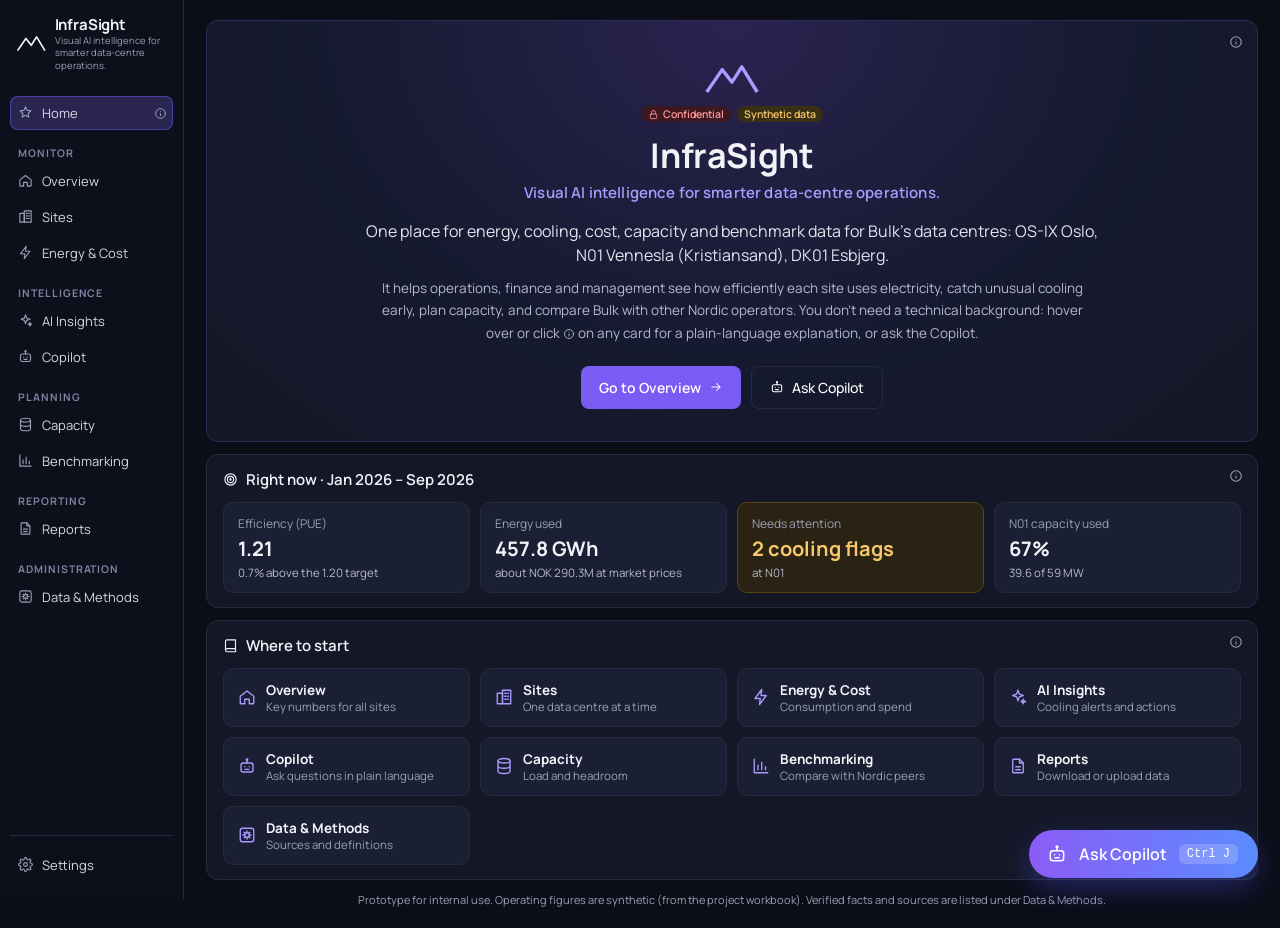
<file: index.html>
<!DOCTYPE html>
<html lang="en">
<head>
<meta charset="UTF-8" />
<title>Bulk – Energy Intelligence</title>
<meta http-equiv="refresh" content="0; url=Final%20Project/index.html" />
<link rel="canonical" href="Final%20Project/index.html" />
</head>
<body style="background:#0b0d17;color:#f2f3f8;font-family:system-ui,sans-serif">
<p>Opening the dashboard… <a style="color:#a99bff" href="Final%20Project/index.html">Click here if nothing happens.</a></p>
</body>
</html>
</file>
